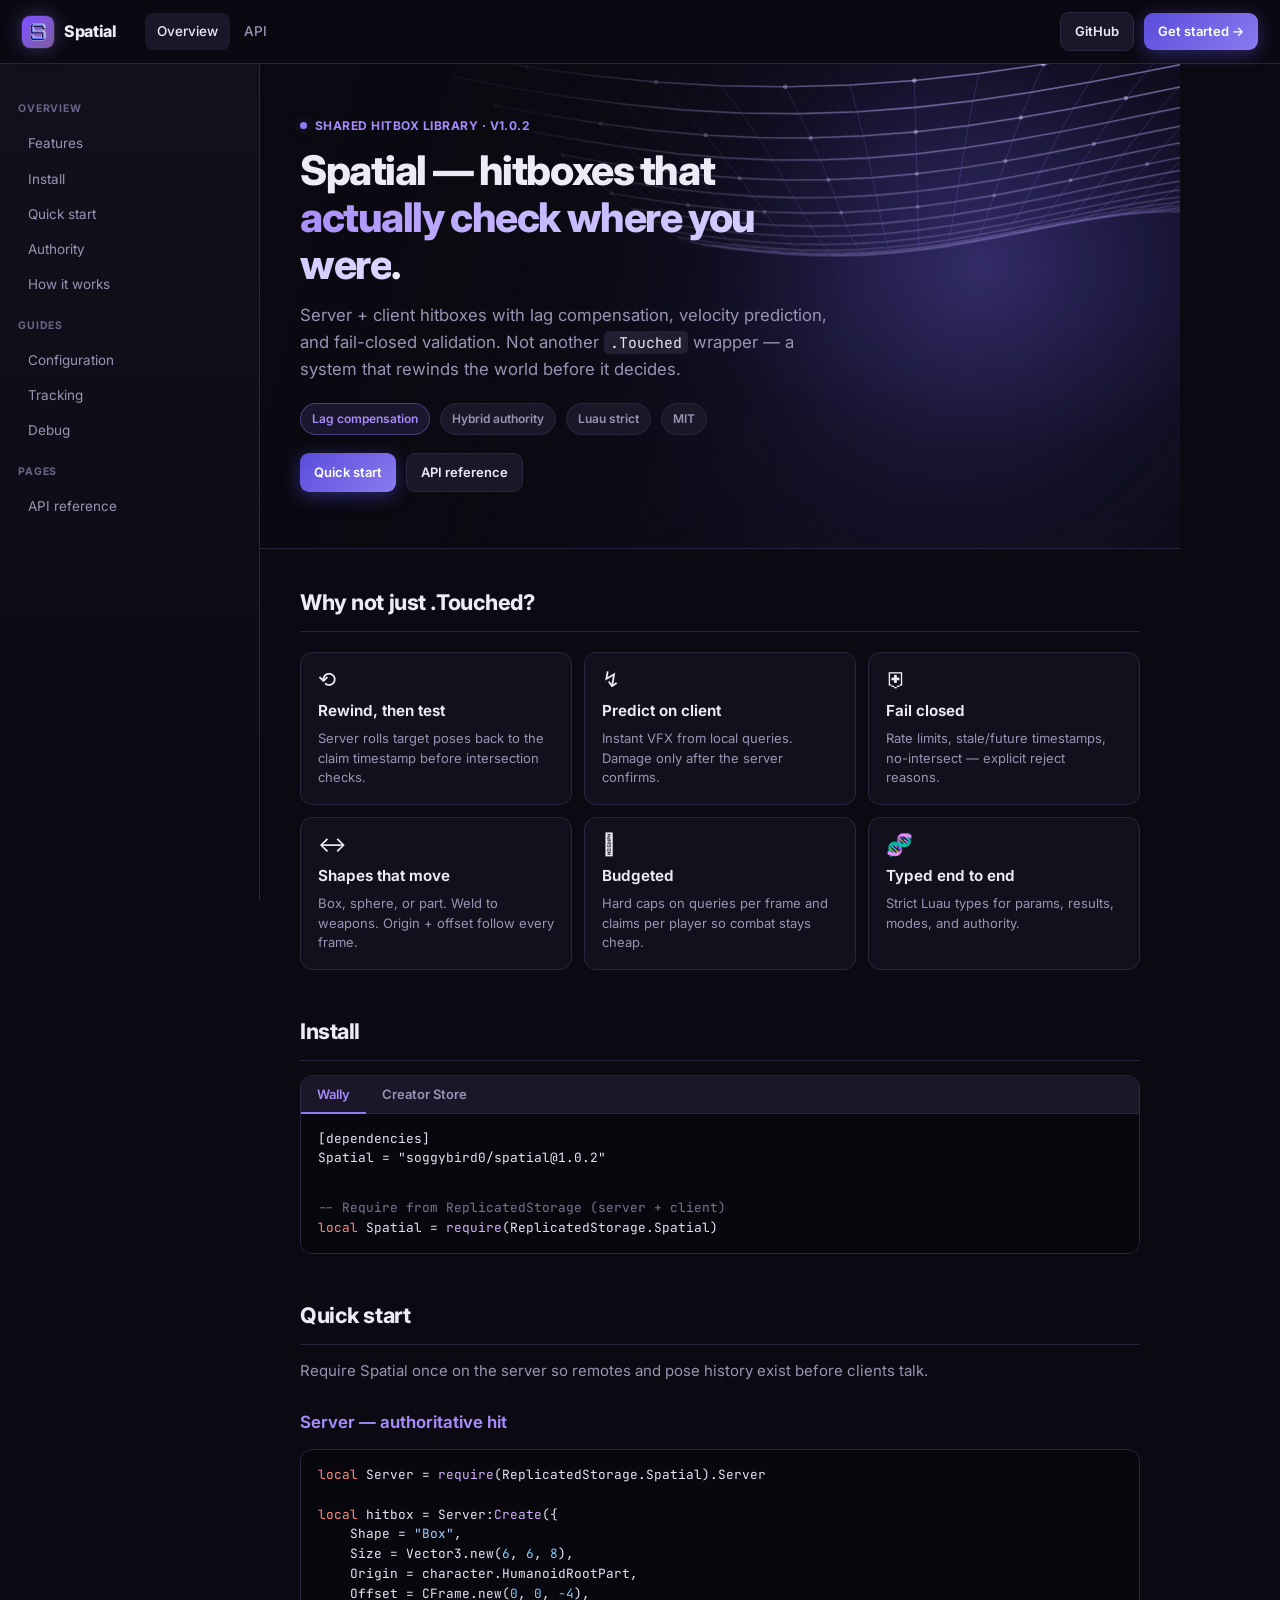
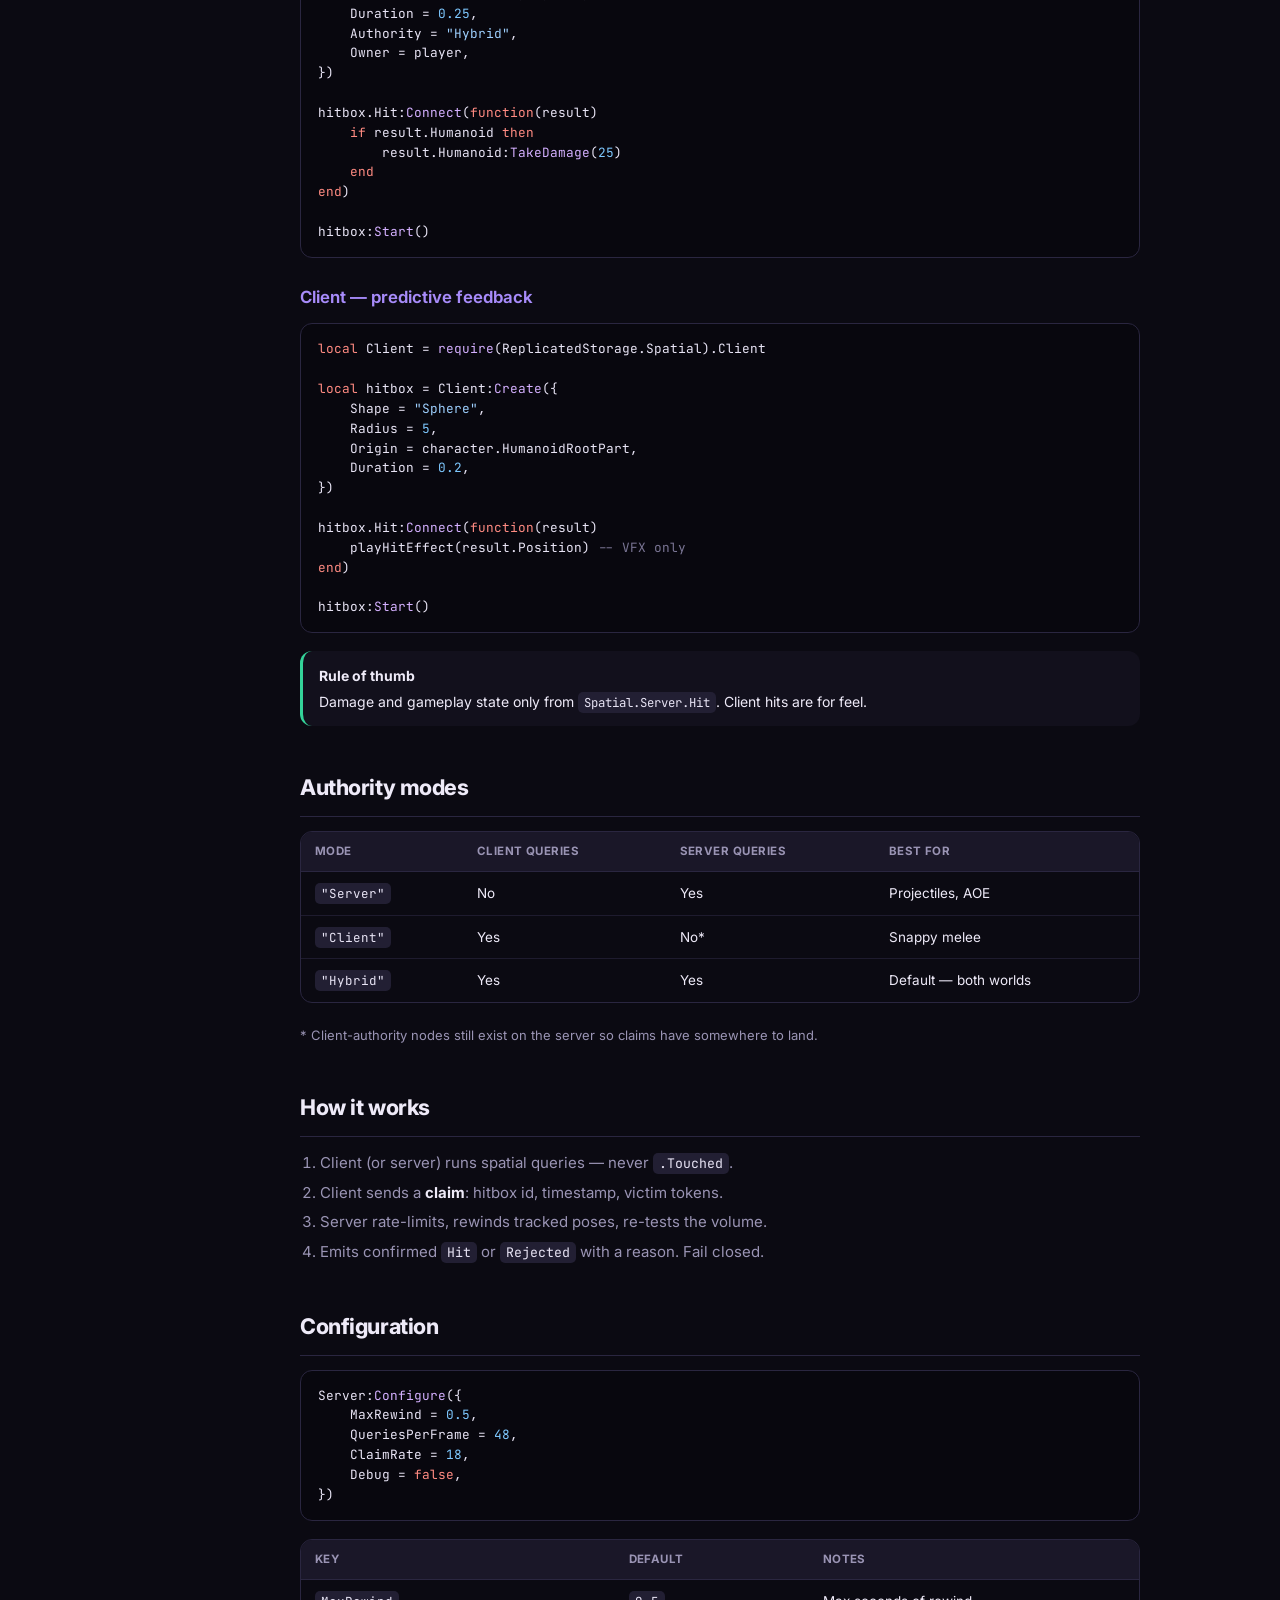
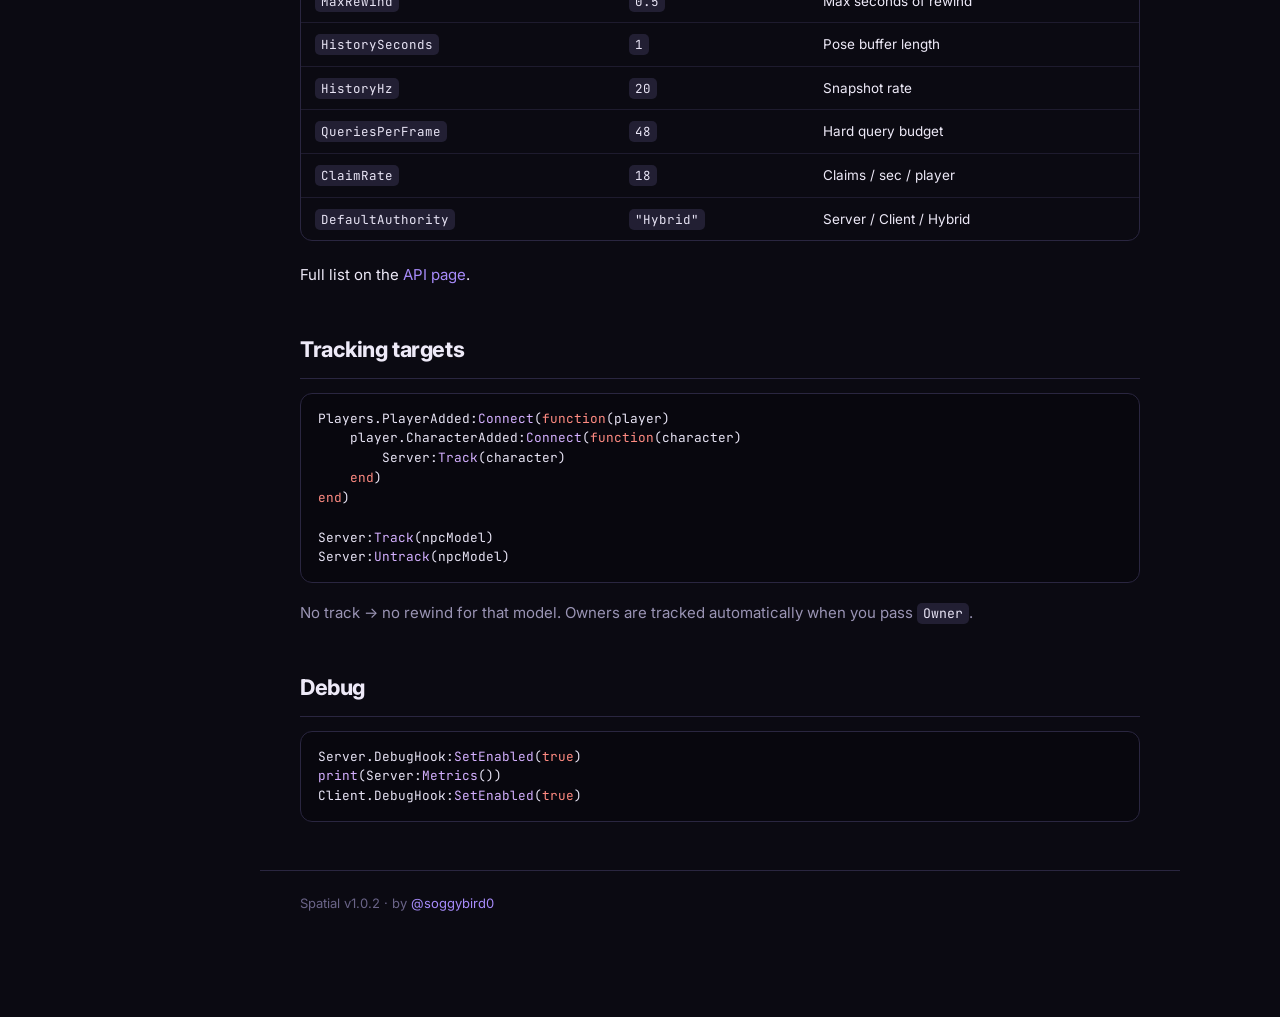
<file: spatial-docs/index.html>
<!DOCTYPE html>
<html lang="en">
<head>
  <meta charset="UTF-8" />
  <meta name="viewport" content="width=device-width, initial-scale=1.0" />
  <title>Spatial</title>
  <meta name="description" content="Spatial is a shared Roblox hitbox library with lag compensation and server-authoritative validation. Hitboxes that actually check where you were." />
  <link rel="icon" href="assets/icon.png" />
  <link rel="preconnect" href="https://fonts.googleapis.com" />
  <link rel="preconnect" href="https://fonts.gstatic.com" crossorigin />
  <link href="https://fonts.googleapis.com/css2?family=Inter:wght@400;500;600;700;800&family=JetBrains+Mono:wght@400;500;600&display=swap" rel="stylesheet" />
  <link rel="stylesheet" href="css/styles.css" />
  <style>
    .hero {
      position: relative;
      overflow: hidden;
      min-height: 440px;
      padding: 48px 40px 56px;
      display: flex;
      align-items: center;
      isolation: isolate;
      background: radial-gradient(ellipse 60% 70% at 80% 40%, rgba(91, 76, 219, 0.18), transparent 60%) !important;
    }
    .hero-bg {
      position: absolute;
      inset: 0;
      width: 100%;
      height: 100%;
      pointer-events: none;
      z-index: 0;
    }
    .hero-fade {
      position: absolute;
      inset: 0;
      z-index: 1;
      pointer-events: none;
      background: linear-gradient(
        105deg,
        rgba(11, 10, 18, 0.97) 0%,
        rgba(11, 10, 18, 0.88) 28%,
        rgba(11, 10, 18, 0.35) 48%,
        rgba(11, 10, 18, 0.05) 62%,
        transparent 75%
      );
    }
    .hero-inner {
      position: relative;
      z-index: 2;
      max-width: 560px;
    }
  </style>
</head>
<body>
  <header class="topbar">
    <button class="menu-btn" aria-label="Menu">☰</button>
    <a class="brand" href="index.html">
      <img src="assets/icon.png" alt="" width="32" height="32" />
      Spatial
    </a>
    <nav class="nav">
      <a href="index.html" class="on">Overview</a>
      <a href="api.html">API</a>
    </nav>
    <div class="top-actions">
      <a class="btn" href="https://github.com/soggybird0/Spatial" target="_blank" rel="noopener">GitHub</a>
      <a class="btn btn-main" href="api.html">Get started →</a>
    </div>
  </header>

  <div class="shell">
    <aside class="side">
      <div class="side-label">Overview</div>
      <a href="#features">Features</a>
      <a href="#install">Install</a>
      <a href="#quickstart">Quick start</a>
      <a href="#authority">Authority</a>
      <a href="#how">How it works</a>
      <div class="side-label">Guides</div>
      <a href="#config">Configuration</a>
      <a href="#track">Tracking</a>
      <a href="#debug">Debug</a>
      <div class="side-label">Pages</div>
      <a href="api.html">API reference</a>
    </aside>

    <div class="content">
      <section class="hero">
        <canvas class="hero-bg" id="hero-wave" aria-hidden="true"></canvas>
        <div class="hero-fade" aria-hidden="true"></div>
        <div class="hero-inner">
          <div class="hero-kicker"><span></span> Shared hitbox library · v1.0.2</div>
          <h1>Spatial — hitboxes that <em>actually check where you were</em>.</h1>
          <p class="hero-lead">
            Server + client hitboxes with lag compensation, velocity prediction, and fail-closed validation.
            Not another <code>.Touched</code> wrapper — a system that rewinds the world before it decides.
          </p>
          <div class="hero-row">
            <span class="chip chip-hi">Lag compensation</span>
            <span class="chip">Hybrid authority</span>
            <span class="chip">Luau strict</span>
            <span class="chip">MIT</span>
          </div>
          <div class="hero-cta">
            <a class="btn btn-main" href="#quickstart">Quick start</a>
            <a class="btn" href="api.html">API reference</a>
          </div>
        </div>
      </section>

      <div class="page">
        <h2 id="features">Why not just .Touched?</h2>
        <div class="cards">
          <div class="card">
            <div class="ico">⟲</div>
            <h3>Rewind, then test</h3>
            <p>Server rolls target poses back to the claim timestamp before intersection checks.</p>
          </div>
          <div class="card">
            <div class="ico">↯</div>
            <h3>Predict on client</h3>
            <p>Instant VFX from local queries. Damage only after the server confirms.</p>
          </div>
          <div class="card">
            <div class="ico">⛨</div>
            <h3>Fail closed</h3>
            <p>Rate limits, stale/future timestamps, no-intersect — explicit reject reasons.</p>
          </div>
          <div class="card">
            <div class="ico">↔</div>
            <h3>Shapes that move</h3>
            <p>Box, sphere, or part. Weld to weapons. Origin + offset follow every frame.</p>
          </div>
          <div class="card">
            <div class="ico">𓍝</div>
            <h3>Budgeted</h3>
            <p>Hard caps on queries per frame and claims per player so combat stays cheap.</p>
          </div>
          <div class="card">
            <div class="ico">🧬</div>
            <h3>Typed end to end</h3>
            <p>Strict Luau types for params, results, modes, and authority.</p>
          </div>
        </div>

        <h2 id="install">Install</h2>
        <div class="tabs">
          <div class="tabbar">
            <button class="on" type="button">Wally</button>
            <button type="button">Creator Store</button>
          </div>
          <div class="tab on">
<pre><code>[dependencies]
Spatial = "soggybird0/spatial@1.0.2"</code></pre>
<pre><code><span class="cm">-- Require from ReplicatedStorage (server + client)</span>
<span class="kw">local</span> Spatial = <span class="fn">require</span>(ReplicatedStorage.Spatial)</code></pre>
          </div>
          <div class="tab">
            <ol>
              <li>Get the model on the <a href="https://create.roblox.com/store/asset/139268204858693/Spatial" target="_blank" rel="noopener">Creator Store</a>.</li>
              <li>In Studio, insert it from the Toolbox (<strong>Inventory → My Models</strong>).</li>
              <li>Parent the <code>Spatial</code> module under <code>ReplicatedStorage</code>.</li>
            </ol>
<pre><code><span class="cm">-- Require from ReplicatedStorage (server + client)</span>
<span class="kw">local</span> Spatial = <span class="fn">require</span>(ReplicatedStorage.Spatial)</code></pre>
          </div>
        </div>

        <h2 id="quickstart">Quick start</h2>
        <p class="muted">Require Spatial once on the server so remotes and pose history exist before clients talk.</p>

        <h3>Server — authoritative hit</h3>
<pre><code><span class="kw">local</span> Server = <span class="fn">require</span>(ReplicatedStorage.Spatial).Server

<span class="kw">local</span> hitbox = Server:<span class="fn">Create</span>({
    Shape = <span class="str">"Box"</span>,
    Size = Vector3.new(<span class="num">6</span>, <span class="num">6</span>, <span class="num">8</span>),
    Origin = character.HumanoidRootPart,
    Offset = CFrame.new(<span class="num">0</span>, <span class="num">0</span>, <span class="num">-4</span>),
    Duration = <span class="num">0.25</span>,
    Authority = <span class="str">"Hybrid"</span>,
    Owner = player,
})

hitbox.Hit:<span class="fn">Connect</span>(<span class="kw">function</span>(result)
    <span class="kw">if</span> result.Humanoid <span class="kw">then</span>
        result.Humanoid:<span class="fn">TakeDamage</span>(<span class="num">25</span>)
    <span class="kw">end</span>
<span class="kw">end</span>)

hitbox:<span class="fn">Start</span>()</code></pre>

        <h3>Client — predictive feedback</h3>
<pre><code><span class="kw">local</span> Client = <span class="fn">require</span>(ReplicatedStorage.Spatial).Client

<span class="kw">local</span> hitbox = Client:<span class="fn">Create</span>({
    Shape = <span class="str">"Sphere"</span>,
    Radius = <span class="num">5</span>,
    Origin = character.HumanoidRootPart,
    Duration = <span class="num">0.2</span>,
})

hitbox.Hit:<span class="fn">Connect</span>(<span class="kw">function</span>(result)
    playHitEffect(result.Position) <span class="cm">-- VFX only</span>
<span class="kw">end</span>)

hitbox:<span class="fn">Start</span>()</code></pre>

        <div class="note ok">
          <strong>Rule of thumb</strong>
          Damage and gameplay state only from <code>Spatial.Server.Hit</code>. Client hits are for feel.
        </div>

        <h2 id="authority">Authority modes</h2>
        <div class="tbl">
          <table>
            <thead>
              <tr>
                <th>Mode</th>
                <th>Client queries</th>
                <th>Server queries</th>
                <th>Best for</th>
              </tr>
            </thead>
            <tbody>
              <tr>
                <td><code>"Server"</code></td>
                <td>No</td>
                <td>Yes</td>
                <td>Projectiles, AOE</td>
              </tr>
              <tr>
                <td><code>"Client"</code></td>
                <td>Yes</td>
                <td>No*</td>
                <td>Snappy melee</td>
              </tr>
              <tr>
                <td><code>"Hybrid"</code></td>
                <td>Yes</td>
                <td>Yes</td>
                <td>Default — both worlds</td>
              </tr>
            </tbody>
          </table>
        </div>
        <p class="muted" style="font-size:13px;">
          * Client-authority nodes still exist on the server so claims have somewhere to land.
        </p>

        <h2 id="how">How it works</h2>
        <ol>
          <li>Client (or server) runs spatial queries — never <code>.Touched</code>.</li>
          <li>Client sends a <strong>claim</strong>: hitbox id, timestamp, victim tokens.</li>
          <li>Server rate-limits, rewinds tracked poses, re-tests the volume.</li>
          <li>Emits confirmed <code>Hit</code> or <code>Rejected</code> with a reason. Fail closed.</li>
        </ol>

        <h2 id="config">Configuration</h2>
<pre><code>Server:<span class="fn">Configure</span>({
    MaxRewind = <span class="num">0.5</span>,
    QueriesPerFrame = <span class="num">48</span>,
    ClaimRate = <span class="num">18</span>,
    Debug = <span class="kw">false</span>,
})</code></pre>
        <div class="tbl">
          <table>
            <thead>
              <tr>
                <th>Key</th>
                <th>Default</th>
                <th>Notes</th>
              </tr>
            </thead>
            <tbody>
              <tr>
                <td><code>MaxRewind</code></td>
                <td><code>0.5</code></td>
                <td>Max seconds of rewind</td>
              </tr>
              <tr>
                <td><code>HistorySeconds</code></td>
                <td><code>1</code></td>
                <td>Pose buffer length</td>
              </tr>
              <tr>
                <td><code>HistoryHz</code></td>
                <td><code>20</code></td>
                <td>Snapshot rate</td>
              </tr>
              <tr>
                <td><code>QueriesPerFrame</code></td>
                <td><code>48</code></td>
                <td>Hard query budget</td>
              </tr>
              <tr>
                <td><code>ClaimRate</code></td>
                <td><code>18</code></td>
                <td>Claims / sec / player</td>
              </tr>
              <tr>
                <td><code>DefaultAuthority</code></td>
                <td><code>"Hybrid"</code></td>
                <td>Server / Client / Hybrid</td>
              </tr>
            </tbody>
          </table>
        </div>
        <p>Full list on the <a href="api.html#configuration">API page</a>.</p>

        <h2 id="track">Tracking targets</h2>
<pre><code>Players.PlayerAdded:<span class="fn">Connect</span>(<span class="kw">function</span>(player)
    player.CharacterAdded:<span class="fn">Connect</span>(<span class="kw">function</span>(character)
        Server:<span class="fn">Track</span>(character)
    <span class="kw">end</span>)
<span class="kw">end</span>)

Server:<span class="fn">Track</span>(npcModel)
Server:<span class="fn">Untrack</span>(npcModel)</code></pre>
        <p class="muted">
          No track → no rewind for that model. Owners are tracked automatically when you pass <code>Owner</code>.
        </p>

        <h2 id="debug">Debug</h2>
<pre><code>Server.DebugHook:<span class="fn">SetEnabled</span>(<span class="kw">true</span>)
<span class="fn">print</span>(Server:<span class="fn">Metrics</span>())
Client.DebugHook:<span class="fn">SetEnabled</span>(<span class="kw">true</span>)</code></pre>
      </div>

      <footer class="foot">
        Spatial v1.0.2 · by <a href="https://github.com/soggybird0">@soggybird0</a>
      </footer>
    </div>
  </div>

  <script src="js/main.js"></script>
  <script>
  (function () {
    const canvas = document.getElementById("hero-wave");
    if (!canvas) return;

    const ctx = canvas.getContext("2d");
    let w = 0, h = 0, dpr = 1;

    function resize() {
      const r = canvas.parentElement.getBoundingClientRect();
      dpr = Math.min(window.devicePixelRatio || 1, 2);
      w = Math.max(1, r.width);
      h = Math.max(1, r.height);
      canvas.width = Math.floor(w * dpr);
      canvas.height = Math.floor(h * dpr);
      canvas.style.width = w + "px";
      canvas.style.height = h + "px";
      ctx.setTransform(dpr, 0, 0, dpr, 0, 0);
    }

    window.addEventListener("resize", resize);
    resize();

    function project(x, z, t) {
      const wave =
        Math.sin(x * 0.7 + t * 1.05) * 0.28 +
        Math.sin(z * 0.85 - t * 1.2) * 0.22 +
        Math.sin((x + z) * 0.4 + t * 0.6) * 0.1;
      const ry = wave - 1.5;
      const rz = z + 2.0;
      const s = 2.6 / Math.max(0.25, rz);
      const scale = Math.min(w, h) * 0.48;
      return {
        x: w * 0.72 + x * s * scale,
        y: h * 0.55 + ry * s * scale * 0.9,
        a: Math.max(0, Math.min(1, 1.3 - rz * 0.2)),
      };
    }

    function frame(now) {
      const t = now * 0.001;
      ctx.clearRect(0, 0, w, h);

      const g = ctx.createRadialGradient(
        w * 0.78, h * 0.42, 0,
        w * 0.7, h * 0.5, Math.max(w, h) * 0.65
      );
      g.addColorStop(0, "rgba(124, 106, 240, 0.28)");
      g.addColorStop(0.4, "rgba(91, 76, 219, 0.1)");
      g.addColorStop(1, "transparent");
      ctx.fillStyle = g;
      ctx.fillRect(0, 0, w, h);

      const cols = 20, rows = 16;
      const x0 = -2.6, x1 = 3.8, z0 = 1.0, z1 = 6.5;
      const pts = [];

      for (let j = 0; j <= rows; j++) {
        const row = [];
        const z = z0 + (z1 - z0) * (j / rows);
        for (let i = 0; i <= cols; i++) {
          row.push(project(x0 + (x1 - x0) * (i / cols), z, t));
        }
        pts.push(row);
      }

      for (let j = 0; j <= rows; j++) {
        ctx.beginPath();
        for (let i = 0; i <= cols; i++) {
          const p = pts[j][i];
          if (i === 0) ctx.moveTo(p.x, p.y);
          else ctx.lineTo(p.x, p.y);
        }
        const near = 1 - j / rows;
        ctx.strokeStyle = "rgba(196, 181, 253," + (0.12 + near * 0.45) + ")";
        ctx.lineWidth = 1 + near * 0.6;
        ctx.stroke();
      }

      for (let i = 0; i <= cols; i++) {
        ctx.beginPath();
        for (let j = 0; j <= rows; j++) {
          const p = pts[j][i];
          if (j === 0) ctx.moveTo(p.x, p.y);
          else ctx.lineTo(p.x, p.y);
        }
        ctx.strokeStyle = "rgba(139, 124, 240, 0.22)";
        ctx.lineWidth = 1;
        ctx.stroke();
      }

      for (let j = 0; j <= rows; j += 2) {
        for (let i = 0; i <= cols; i += 2) {
          const p = pts[j][i];
          if (p.a < 0.2) continue;
          ctx.beginPath();
          ctx.arc(p.x, p.y, 1.6 + p.a, 0, Math.PI * 2);
          ctx.fillStyle = "rgba(221, 214, 254," + (0.2 + p.a * 0.45) + ")";
          ctx.fill();
        }
      }

      requestAnimationFrame(frame);
    }

    requestAnimationFrame(frame);
  })();
  </script>
</body>
</html>
</file>
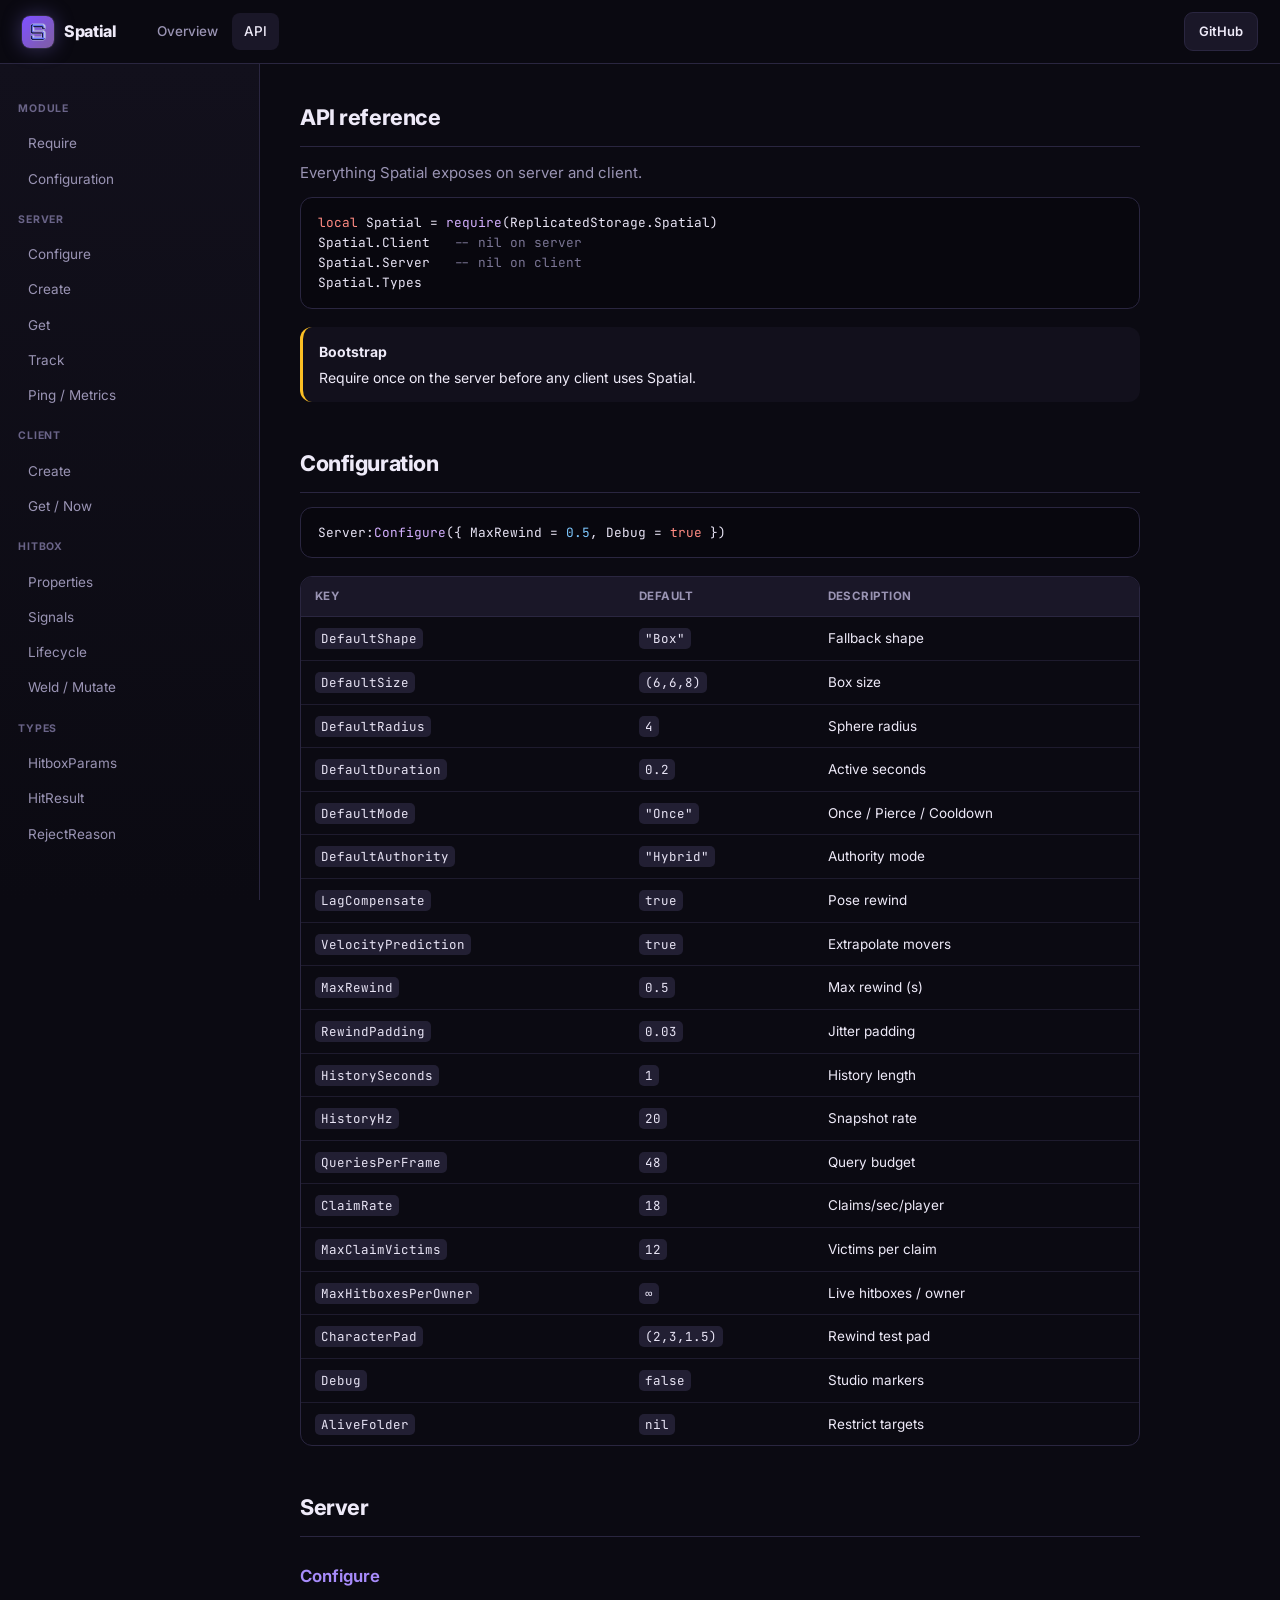
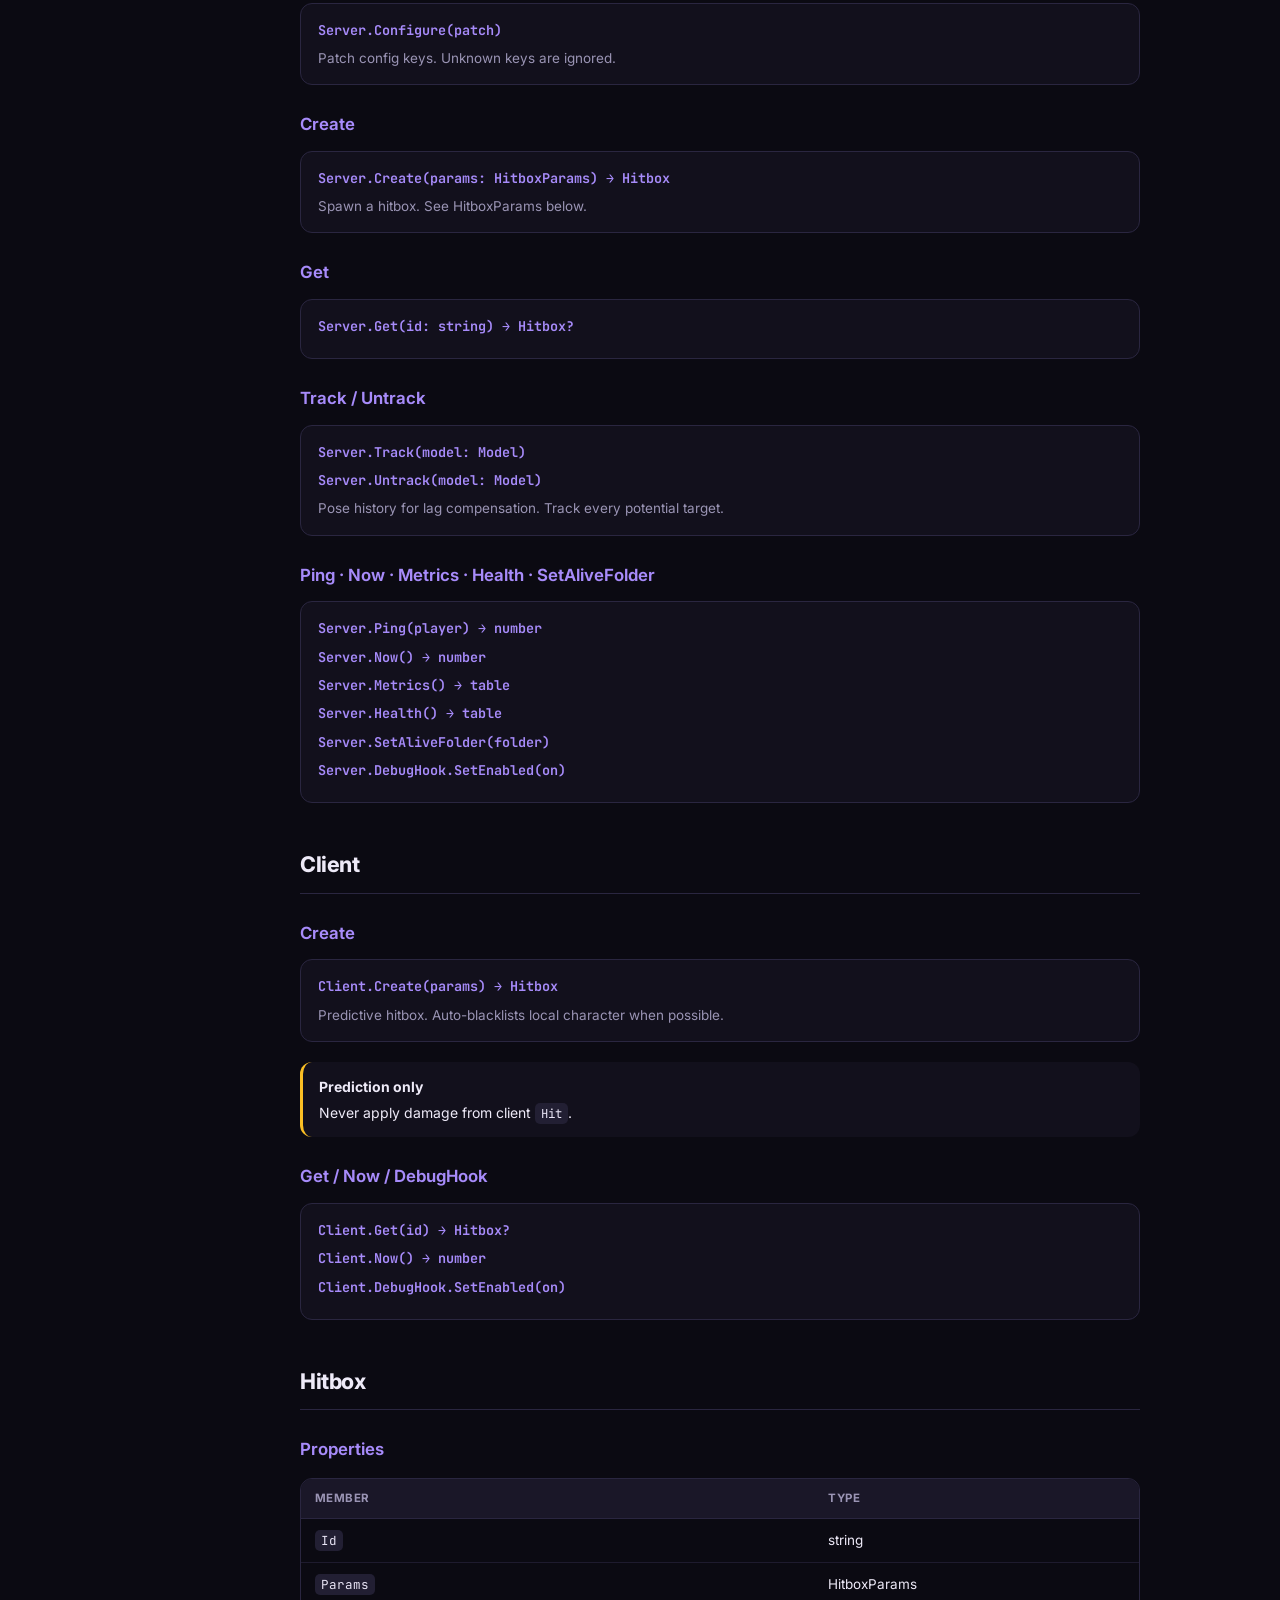
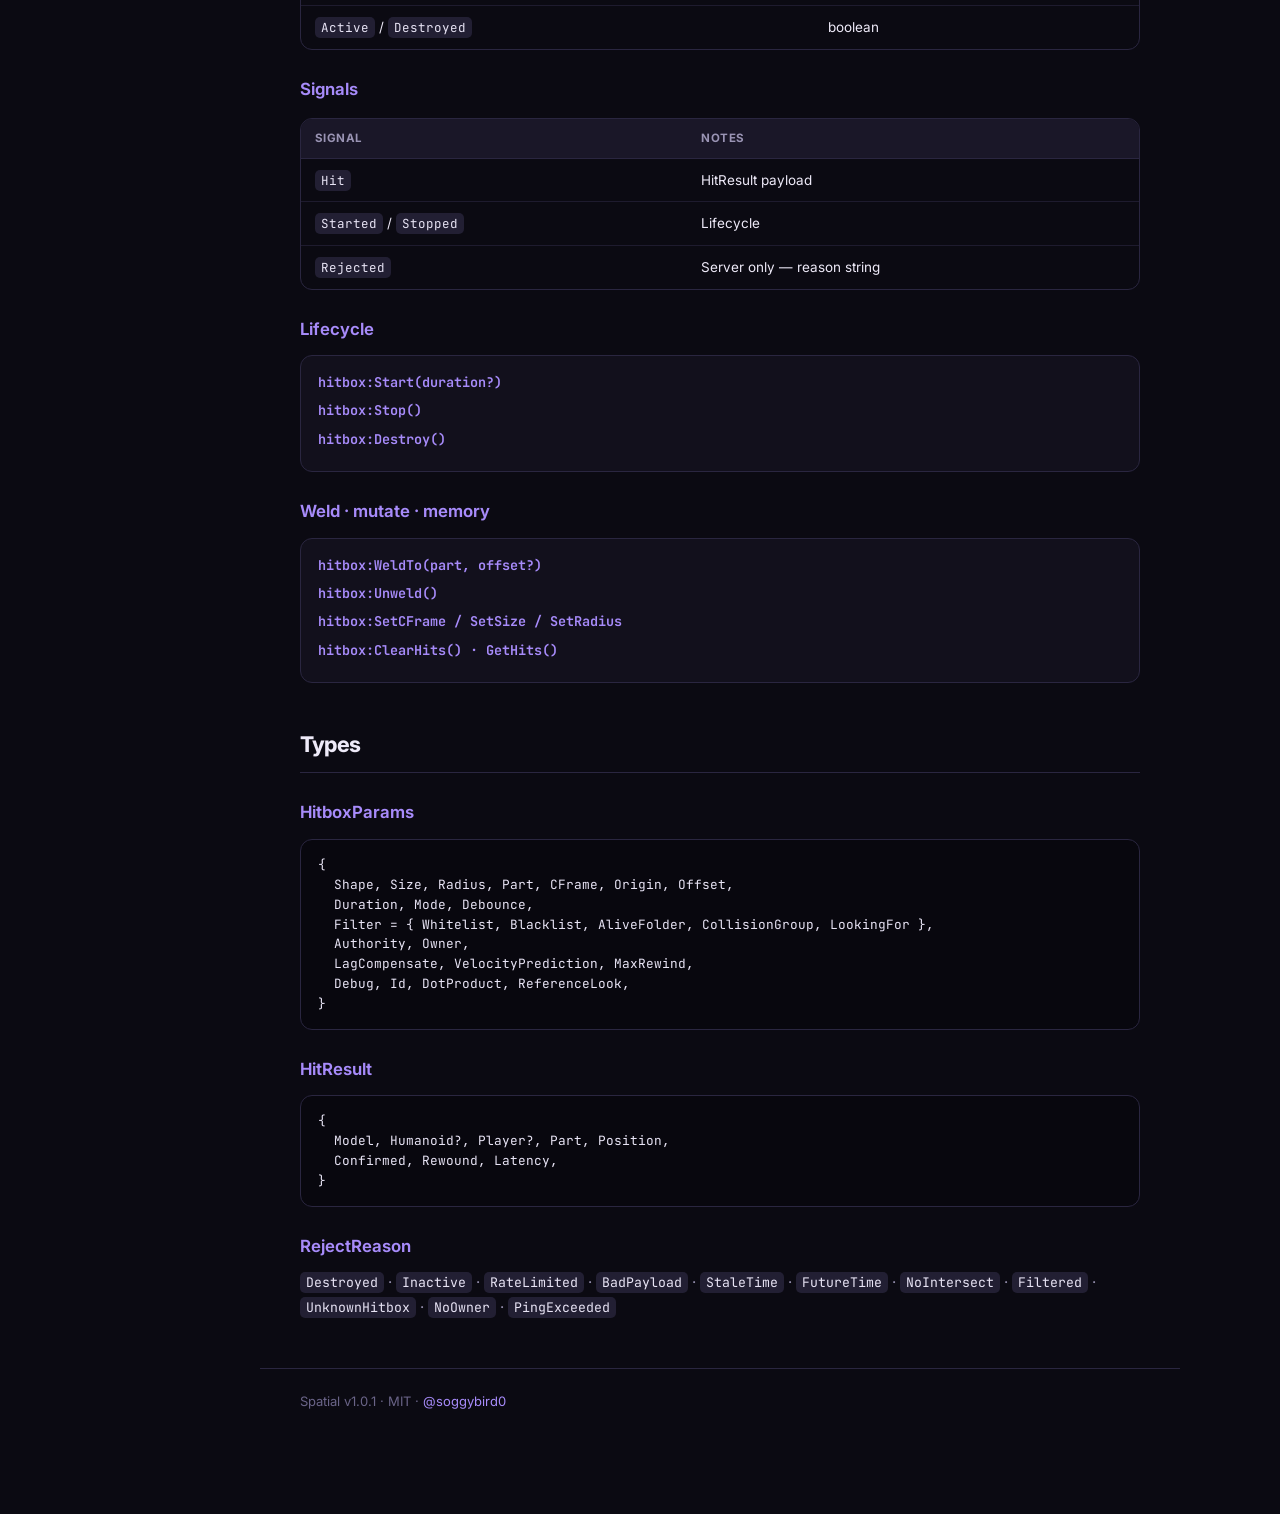
<file: spatial-docs/api.html>
<!DOCTYPE html>
<html lang="en">
<head>
  <meta charset="UTF-8" />
  <meta name="viewport" content="width=device-width, initial-scale=1.0" />
  <title>API — Spatial</title>
  <link rel="icon" href="assets/icon.png" />
  <link rel="preconnect" href="https://fonts.googleapis.com" />
  <link rel="preconnect" href="https://fonts.gstatic.com" crossorigin />
  <link href="https://fonts.googleapis.com/css2?family=Inter:wght@400;500;600;700;800&family=JetBrains+Mono:wght@400;500;600&display=swap" rel="stylesheet" />
  <link rel="stylesheet" href="css/styles.css" />
</head>
<body>
  <header class="topbar">
    <button class="menu-btn" aria-label="Menu">☰</button>
    <a class="brand" href="index.html"><img src="assets/icon.png" alt="" width="32" height="32" /> Spatial</a>
    <nav class="nav">
      <a href="index.html">Overview</a>
      <a href="api.html" class="on">API</a>
    </nav>
    <div class="top-actions">
      <a class="btn" href="https://github.com/soggybird0/Spatial" target="_blank" rel="noopener">GitHub</a>
    </div>
  </header>

  <div class="shell">
    <aside class="side">
      <div class="side-label">Module</div>
      <a href="#require">Require</a>
      <a href="#configuration">Configuration</a>
      <div class="side-label">Server</div>
      <a href="#s-configure">Configure</a>
      <a href="#s-create">Create</a>
      <a href="#s-get">Get</a>
      <a href="#s-track">Track</a>
      <a href="#s-misc">Ping / Metrics</a>
      <div class="side-label">Client</div>
      <a href="#c-create">Create</a>
      <a href="#c-misc">Get / Now</a>
      <div class="side-label">Hitbox</div>
      <a href="#h-props">Properties</a>
      <a href="#h-signals">Signals</a>
      <a href="#h-life">Lifecycle</a>
      <a href="#h-more">Weld / Mutate</a>
      <div class="side-label">Types</div>
      <a href="#t-params">HitboxParams</a>
      <a href="#t-result">HitResult</a>
      <a href="#t-reject">RejectReason</a>
    </aside>

    <div class="content">
      <div class="page" style="padding-top:36px;">
        <h2 id="require" style="margin-top:0;">API reference</h2>
        <p class="muted">Everything Spatial exposes on server and client.</p>

<pre><code><span class="kw">local</span> Spatial = <span class="fn">require</span>(ReplicatedStorage.Spatial)
Spatial.Client   <span class="cm">-- nil on server</span>
Spatial.Server   <span class="cm">-- nil on client</span>
Spatial.Types</code></pre>
        <div class="note warn"><strong>Bootstrap</strong> Require once on the server before any client uses Spatial.</div>

        <h2 id="configuration">Configuration</h2>
<pre><code>Server:<span class="fn">Configure</span>({ MaxRewind = <span class="num">0.5</span>, Debug = <span class="kw">true</span> })</code></pre>
        <div class="tbl">
          <table>
            <thead><tr><th>Key</th><th>Default</th><th>Description</th></tr></thead>
            <tbody>
              <tr><td><code>DefaultShape</code></td><td><code>"Box"</code></td><td>Fallback shape</td></tr>
              <tr><td><code>DefaultSize</code></td><td><code>(6,6,8)</code></td><td>Box size</td></tr>
              <tr><td><code>DefaultRadius</code></td><td><code>4</code></td><td>Sphere radius</td></tr>
              <tr><td><code>DefaultDuration</code></td><td><code>0.2</code></td><td>Active seconds</td></tr>
              <tr><td><code>DefaultMode</code></td><td><code>"Once"</code></td><td>Once / Pierce / Cooldown</td></tr>
              <tr><td><code>DefaultAuthority</code></td><td><code>"Hybrid"</code></td><td>Authority mode</td></tr>
              <tr><td><code>LagCompensate</code></td><td><code>true</code></td><td>Pose rewind</td></tr>
              <tr><td><code>VelocityPrediction</code></td><td><code>true</code></td><td>Extrapolate movers</td></tr>
              <tr><td><code>MaxRewind</code></td><td><code>0.5</code></td><td>Max rewind (s)</td></tr>
              <tr><td><code>RewindPadding</code></td><td><code>0.03</code></td><td>Jitter padding</td></tr>
              <tr><td><code>HistorySeconds</code></td><td><code>1</code></td><td>History length</td></tr>
              <tr><td><code>HistoryHz</code></td><td><code>20</code></td><td>Snapshot rate</td></tr>
              <tr><td><code>QueriesPerFrame</code></td><td><code>48</code></td><td>Query budget</td></tr>
              <tr><td><code>ClaimRate</code></td><td><code>18</code></td><td>Claims/sec/player</td></tr>
              <tr><td><code>MaxClaimVictims</code></td><td><code>12</code></td><td>Victims per claim</td></tr>
              <tr><td><code>MaxHitboxesPerOwner</code></td><td><code>∞</code></td><td>Live hitboxes / owner</td></tr>
              <tr><td><code>CharacterPad</code></td><td><code>(2,3,1.5)</code></td><td>Rewind test pad</td></tr>
              <tr><td><code>Debug</code></td><td><code>false</code></td><td>Studio markers</td></tr>
              <tr><td><code>AliveFolder</code></td><td><code>nil</code></td><td>Restrict targets</td></tr>
            </tbody>
          </table>
        </div>

        <h2 id="server">Server</h2>
        <h3 id="s-configure">Configure</h3>
        <div class="sig"><div class="sig-name">Server.Configure(patch)</div><p>Patch config keys. Unknown keys are ignored.</p></div>
        <h3 id="s-create">Create</h3>
        <div class="sig"><div class="sig-name">Server.Create(params: HitboxParams) → Hitbox</div><p>Spawn a hitbox. See HitboxParams below.</p></div>
        <h3 id="s-get">Get</h3>
        <div class="sig"><div class="sig-name">Server.Get(id: string) → Hitbox?</div></div>
        <h3 id="s-track">Track / Untrack</h3>
        <div class="sig">
          <div class="sig-name">Server.Track(model: Model)</div>
          <div class="sig-name">Server.Untrack(model: Model)</div>
          <p>Pose history for lag compensation. Track every potential target.</p>
        </div>
        <h3 id="s-misc">Ping · Now · Metrics · Health · SetAliveFolder</h3>
        <div class="sig">
          <div class="sig-name">Server.Ping(player) → number</div>
          <div class="sig-name">Server.Now() → number</div>
          <div class="sig-name">Server.Metrics() → table</div>
          <div class="sig-name">Server.Health() → table</div>
          <div class="sig-name">Server.SetAliveFolder(folder)</div>
          <div class="sig-name">Server.DebugHook.SetEnabled(on)</div>
        </div>

        <h2 id="client">Client</h2>
        <h3 id="c-create">Create</h3>
        <div class="sig">
          <div class="sig-name">Client.Create(params) → Hitbox</div>
          <p>Predictive hitbox. Auto-blacklists local character when possible.</p>
        </div>
        <div class="note warn"><strong>Prediction only</strong> Never apply damage from client <code>Hit</code>.</div>
        <h3 id="c-misc">Get / Now / DebugHook</h3>
        <div class="sig">
          <div class="sig-name">Client.Get(id) → Hitbox?</div>
          <div class="sig-name">Client.Now() → number</div>
          <div class="sig-name">Client.DebugHook.SetEnabled(on)</div>
        </div>

        <h2 id="hitbox">Hitbox</h2>
        <h3 id="h-props">Properties</h3>
        <div class="tbl">
          <table>
            <thead><tr><th>Member</th><th>Type</th></tr></thead>
            <tbody>
              <tr><td><code>Id</code></td><td>string</td></tr>
              <tr><td><code>Params</code></td><td>HitboxParams</td></tr>
              <tr><td><code>Active</code> / <code>Destroyed</code></td><td>boolean</td></tr>
            </tbody>
          </table>
        </div>
        <h3 id="h-signals">Signals</h3>
        <div class="tbl">
          <table>
            <thead><tr><th>Signal</th><th>Notes</th></tr></thead>
            <tbody>
              <tr><td><code>Hit</code></td><td>HitResult payload</td></tr>
              <tr><td><code>Started</code> / <code>Stopped</code></td><td>Lifecycle</td></tr>
              <tr><td><code>Rejected</code></td><td>Server only — reason string</td></tr>
            </tbody>
          </table>
        </div>
        <h3 id="h-life">Lifecycle</h3>
        <div class="sig">
          <div class="sig-name">hitbox:Start(duration?)</div>
          <div class="sig-name">hitbox:Stop()</div>
          <div class="sig-name">hitbox:Destroy()</div>
        </div>
        <h3 id="h-more">Weld · mutate · memory</h3>
        <div class="sig">
          <div class="sig-name">hitbox:WeldTo(part, offset?)</div>
          <div class="sig-name">hitbox:Unweld()</div>
          <div class="sig-name">hitbox:SetCFrame / SetSize / SetRadius</div>
          <div class="sig-name">hitbox:ClearHits() · GetHits()</div>
        </div>

        <h2 id="types">Types</h2>
        <h3 id="t-params">HitboxParams</h3>
<pre><code>{
  Shape, Size, Radius, Part, CFrame, Origin, Offset,
  Duration, Mode, Debounce,
  Filter = { Whitelist, Blacklist, AliveFolder, CollisionGroup, LookingFor },
  Authority, Owner,
  LagCompensate, VelocityPrediction, MaxRewind,
  Debug, Id, DotProduct, ReferenceLook,
}</code></pre>
        <h3 id="t-result">HitResult</h3>
<pre><code>{
  Model, Humanoid?, Player?, Part, Position,
  Confirmed, Rewound, Latency,
}</code></pre>
        <h3 id="t-reject">RejectReason</h3>
        <p class="muted"><code>Destroyed</code> · <code>Inactive</code> · <code>RateLimited</code> · <code>BadPayload</code> · <code>StaleTime</code> · <code>FutureTime</code> · <code>NoIntersect</code> · <code>Filtered</code> · <code>UnknownHitbox</code> · <code>NoOwner</code> · <code>PingExceeded</code></p>
      </div>
      <footer class="foot">Spatial v1.0.1 · MIT · <a href="https://github.com/soggybird0">@soggybird0</a></footer>
    </div>
  </div>
  <script src="js/main.js"></script>
</body>
</html>
</file>
<file: spatial-docs/css/styles.css>
/* Spatial Docs — original layout + purple system */
:root {
  --bg: #0b0a12;
  --bg-2: #12101c;
  --bg-3: #1a1728;
  --bg-4: #221f33;
  --line: #2a2640;
  --line-soft: #1e1b2e;
  --text: #eeeaf8;
  --muted: #9a94b4;
  --faint: #6a6488;
  --accent: #8b7cf0;
  --accent-2: #a78bfa;
  --accent-deep: #5b4cdb;
  --glow: rgba(139, 124, 240, 0.35);
  --ok: #34d399;
  --warn: #fbbf24;
  --danger: #f87171;
  --side: 260px;
  --top: 64px;
  --font: "Inter", system-ui, -apple-system, sans-serif;
  --mono: "JetBrains Mono", ui-monospace, monospace;
  --r: 12px;
}

*, *::before, *::after { box-sizing: border-box; margin: 0; padding: 0; }
html { scroll-behavior: smooth; scroll-padding-top: calc(var(--top) + 20px); }
body {
  font-family: var(--font);
  background: var(--bg);
  color: var(--text);
  line-height: 1.65;
  font-size: 15px;
  -webkit-font-smoothing: antialiased;
}
a { color: var(--accent-2); text-decoration: none; }
a:hover { color: #c4b5fd; }

/* ── Top bar ── */
.topbar {
  position: fixed; inset: 0 0 auto 0; height: var(--top);
  z-index: 100;
  display: flex; align-items: center; gap: 20px;
  padding: 0 22px;
  background: rgba(11, 10, 18, 0.75);
  backdrop-filter: blur(16px) saturate(1.2);
  border-bottom: 1px solid var(--line);
}
.brand {
  display: flex; align-items: center; gap: 10px;
  font-weight: 800; font-size: 16px; letter-spacing: -0.02em;
  color: var(--text); text-decoration: none !important;
}
.brand img {
  width: 32px; height: 32px; border-radius: 8px;
  box-shadow: 0 0 0 1px rgba(255,255,255,0.08), 0 0 20px var(--glow);
}
.nav {
  display: flex; gap: 2px; margin-left: 8px;
}
.nav a {
  color: var(--muted); font-weight: 500; font-size: 13.5px;
  padding: 7px 12px; border-radius: 8px; text-decoration: none !important;
}
.nav a:hover, .nav a.on {
  color: var(--text); background: var(--bg-3);
}
.top-actions { margin-left: auto; display: flex; gap: 10px; align-items: center; }
.btn {
  display: inline-flex; align-items: center; gap: 6px;
  padding: 8px 14px; border-radius: 9px; font-size: 13px; font-weight: 600;
  border: 1px solid var(--line); background: var(--bg-3); color: var(--text);
  text-decoration: none !important; cursor: pointer;
  transition: 0.15s ease;
}
.btn:hover { border-color: var(--faint); background: var(--bg-4); color: var(--text); }
.btn-main {
  border: none;
  background: linear-gradient(135deg, var(--accent-deep), var(--accent));
  color: #fff;
  box-shadow: 0 4px 18px rgba(91, 76, 219, 0.45);
}
.btn-main:hover {
  background: linear-gradient(135deg, #6b5ce7, var(--accent-2));
  color: #fff;
  box-shadow: 0 6px 24px rgba(91, 76, 219, 0.55);
  transform: translateY(-1px);
}
.menu-btn {
  display: none; width: 38px; height: 38px; border-radius: 9px;
  border: 1px solid var(--line); background: var(--bg-3); color: var(--text);
  font-size: 18px; cursor: pointer;
}

/* ── Shell ── */
.shell {
  display: grid;
  grid-template-columns: var(--side) minmax(0, 1fr);
  margin-top: var(--top);
  min-height: calc(100vh - var(--top));
}
.side {
  position: sticky; top: var(--top);
  height: calc(100vh - var(--top));
  overflow: auto;
  padding: 22px 0 40px;
  border-right: 1px solid var(--line);
  background: linear-gradient(180deg, var(--bg-2), var(--bg));
}
.side-label {
  font-size: 10.5px; font-weight: 700; letter-spacing: 0.08em;
  text-transform: uppercase; color: var(--faint);
  padding: 14px 18px 8px;
}
.side a {
  display: block; padding: 6px 18px; margin: 1px 10px;
  border-radius: 8px; color: var(--muted); font-size: 13.5px;
  text-decoration: none !important;
}
.side a:hover { color: var(--text); background: var(--bg-3); }
.side a.on {
  color: var(--accent-2); background: rgba(139, 124, 240, 0.12);
  font-weight: 600;
}
.content {
  max-width: 920px;
  padding: 0 0 80px;
}

/* ── Hero (unique) ── */
.hero {
  position: relative;
  padding: 36px 40px 28px;
  border-bottom: 1px solid var(--line);
  background:
    radial-gradient(ellipse 70% 80% at 85% 20%, rgba(91, 76, 219, 0.22), transparent 55%),
    radial-gradient(ellipse 50% 60% at 10% 90%, rgba(167, 139, 250, 0.08), transparent 50%),
    var(--bg-2);
  overflow: hidden;
}
.hero-grid {
  display: grid;
  grid-template-columns: 1.1fr 0.9fr;
  gap: 28px;
  align-items: center;
}
.hero-kicker {
  display: inline-flex; align-items: center; gap: 8px;
  font-size: 12px; font-weight: 700; letter-spacing: 0.04em;
  text-transform: uppercase; color: var(--accent-2);
  margin-bottom: 12px;
}
.hero-kicker span {
  width: 7px; height: 7px; border-radius: 50%;
  background: var(--accent); box-shadow: 0 0 10px var(--glow);
}
.hero h1 {
  font-size: clamp(1.9rem, 3.2vw, 2.55rem);
  font-weight: 800; letter-spacing: -0.035em; line-height: 1.15;
  margin-bottom: 14px;
}
.hero h1 em {
  font-style: normal;
  background: linear-gradient(120deg, var(--accent-2), #c4b5fd 40%, #ddd6fe);
  -webkit-background-clip: text; background-clip: text;
  -webkit-text-fill-color: transparent;
}
.hero-lead {
  font-size: 1.05rem; color: var(--muted); max-width: 34rem;
  margin-bottom: 20px; line-height: 1.6;
}
.hero-lead strong { color: var(--text); font-weight: 600; }
.hero-row { display: flex; flex-wrap: wrap; gap: 10px; margin-bottom: 18px; }
.chip {
  font-size: 12px; font-weight: 600; padding: 5px 11px; border-radius: 999px;
  border: 1px solid var(--line); background: var(--bg-3); color: var(--muted);
}
.chip-hi {
  border-color: rgba(139, 124, 240, 0.4);
  background: rgba(139, 124, 240, 0.12);
  color: var(--accent-2);
}
.hero-cta { display: flex; flex-wrap: wrap; gap: 10px; }

/* Visualizer panel */
.viz {
  position: relative;
  background: var(--bg);
  border: 1px solid var(--line);
  border-radius: 16px;
  overflow: hidden;
  box-shadow: 0 20px 50px rgba(0,0,0,0.35), inset 0 1px 0 rgba(255,255,255,0.04);
  aspect-ratio: 1.15 / 1;
  min-height: 280px;
}
.viz canvas { display: block; width: 100%; height: 100%; }
.viz-hud {
  position: absolute; left: 12px; right: 12px; bottom: 12px;
  display: flex; gap: 8px; flex-wrap: wrap; align-items: center;
  pointer-events: none;
}
.viz-hud > * { pointer-events: auto; }
.viz-tag {
  font-size: 11px; font-weight: 600; font-family: var(--mono);
  padding: 4px 9px; border-radius: 6px;
  background: rgba(11,10,18,0.85); border: 1px solid var(--line);
  color: var(--muted); backdrop-filter: blur(8px);
}
.viz-tag b { color: var(--accent-2); font-weight: 700; }
.viz-controls {
  margin-left: auto; display: flex; gap: 6px;
}
.viz-controls button {
  font-size: 11px; font-weight: 600; font-family: var(--font);
  padding: 5px 10px; border-radius: 6px; cursor: pointer;
  border: 1px solid var(--line); background: rgba(26,23,40,0.9);
  color: var(--muted);
}
.viz-controls button:hover, .viz-controls button.active {
  color: var(--text); border-color: var(--accent); background: rgba(139,124,240,0.15);
}

/* ── Page body ── */
.page { padding: 36px 40px 0; }
.page h2 {
  font-size: 1.35rem; font-weight: 750; letter-spacing: -0.02em;
  margin: 44px 0 14px; padding-bottom: 10px;
  border-bottom: 1px solid var(--line);
}
.page h2:first-child { margin-top: 0; }
.page h3 {
  font-size: 1.05rem; font-weight: 650; margin: 26px 0 10px;
  color: var(--accent-2);
}
.page p { margin-bottom: 12px; color: var(--text); }
.page p.muted { color: var(--muted); }
ul, ol { margin: 0 0 14px 1.25rem; color: var(--muted); }
li { margin-bottom: 5px; }
li strong { color: var(--text); }

/* Cards */
.cards {
  display: grid;
  grid-template-columns: repeat(auto-fill, minmax(220px, 1fr));
  gap: 12px; margin: 20px 0 28px;
}
.card {
  background: var(--bg-2); border: 1px solid var(--line);
  border-radius: var(--r); padding: 16px 17px;
  transition: 0.15s ease;
}
.card:hover {
  border-color: rgba(139, 124, 240, 0.45);
  box-shadow: 0 8px 28px rgba(91, 76, 219, 0.12);
  transform: translateY(-2px);
}
.card .ico { font-size: 1.35rem; margin-bottom: 8px; line-height: 1; }
.card h3 { margin: 0 0 6px; font-size: 0.95rem; color: var(--text); }
.card p { margin: 0; font-size: 13px; color: var(--muted); line-height: 1.5; }

/* Tables */
.tbl { overflow-x: auto; margin: 14px 0 22px; border: 1px solid var(--line); border-radius: var(--r); }
table { width: 100%; border-collapse: collapse; font-size: 13.5px; }
th {
  text-align: left; padding: 10px 14px; background: var(--bg-3);
  border-bottom: 1px solid var(--line); color: var(--muted);
  font-size: 11.5px; font-weight: 700; text-transform: uppercase; letter-spacing: 0.04em;
}
td { padding: 10px 14px; border-bottom: 1px solid var(--line-soft); vertical-align: top; }
tr:last-child td { border-bottom: none; }
td code { font-size: 12.5px; }

/* Code */
pre {
  background: #08070e; border: 1px solid var(--line); border-radius: var(--r);
  padding: 15px 17px; overflow-x: auto; margin: 12px 0 18px;
  font-family: var(--mono); font-size: 12.8px; line-height: 1.55;
}
code {
  font-family: var(--mono); font-size: 0.88em;
  background: var(--bg-4); padding: 2px 6px; border-radius: 5px; color: #e8e4f5;
}
pre code { background: none; padding: 0; font-size: inherit; }
.kw { color: #ff8b82; } .fn { color: #d4b0ff; } .str { color: #9ed0ff; }
.num { color: #7ec8ff; } .cm { color: #7a7594; }

/* Callouts */
.note {
  border-radius: var(--r); padding: 13px 16px; margin: 16px 0;
  border-left: 3px solid var(--accent); background: var(--bg-2); font-size: 14px;
}
.note.warn { border-left-color: var(--warn); }
.note.ok { border-left-color: var(--ok); }
.note strong { display: block; margin-bottom: 3px; }

/* Method blocks */
.sig {
  background: var(--bg-2); border: 1px solid var(--line); border-radius: var(--r);
  padding: 15px 17px; margin: 12px 0 20px;
}
.sig-name {
  font-family: var(--mono); font-size: 13.5px; font-weight: 650;
  color: var(--accent-2); margin-bottom: 6px;
}
.sig p { margin: 0; color: var(--muted); font-size: 13.5px; }

/* Tabs */
.tabs { margin: 14px 0 20px; border: 1px solid var(--line); border-radius: var(--r); overflow: hidden; }
.tabbar { display: flex; background: var(--bg-3); border-bottom: 1px solid var(--line); }
.tabbar button {
  background: none; border: none; color: var(--muted); padding: 10px 16px;
  font-size: 13px; font-weight: 600; font-family: var(--font); cursor: pointer;
  border-bottom: 2px solid transparent; margin-bottom: -1px;
}
.tabbar button:hover { color: var(--text); }
.tabbar button.on { color: var(--accent-2); border-bottom-color: var(--accent); }
.tab { display: none; }
.tab.on { display: block; }
.tab pre { margin: 0; border: none; border-radius: 0; }

/* Footer */
.foot {
  margin-top: 48px; padding: 22px 40px;
  border-top: 1px solid var(--line); color: var(--faint); font-size: 13px;
}

/* Responsive */
@media (max-width: 980px) {
  .hero-grid { grid-template-columns: 1fr; }
  .viz { max-width: 420px; }
}
@media (max-width: 860px) {
  .menu-btn { display: inline-flex; align-items: center; justify-content: center; }
  .nav { display: none; }
  .shell { grid-template-columns: 1fr; }
  .side {
    position: fixed; left: 0; top: var(--top); z-index: 90;
    width: min(280px, 85vw); transform: translateX(-105%);
    transition: transform 0.2s ease;
    box-shadow: 8px 0 40px rgba(0,0,0,0.4);
  }
  .side.open { transform: translateX(0); }
  .hero, .page, .foot { padding-left: 22px; padding-right: 22px; }
}
</file>
